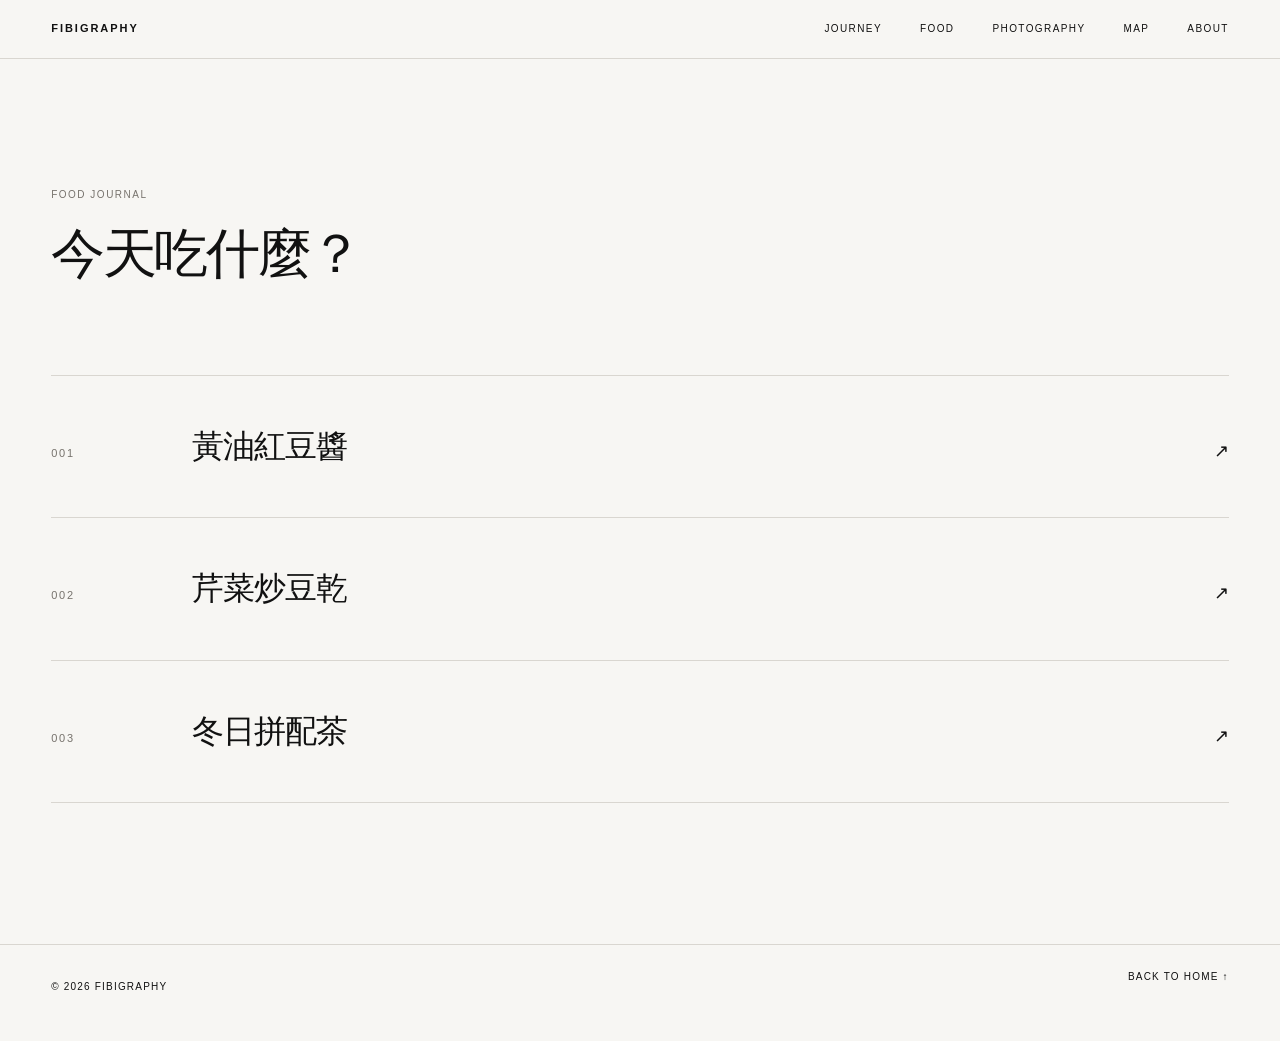
<file: food.html>
<!doctype html>
<html lang="zh-Hant">
<head>
  <meta charset="utf-8">
  <meta name="viewport" content="width=device-width,initial-scale=1">
  <meta name="description" content="Fibigraphy 今天吃什麼？食譜目錄，收錄日常喜歡的味道。">
  <title>今天吃什麼？— 食譜目錄 | Fibigraphy</title>
  <link rel="stylesheet" href="style.css">
</head>
<body>
  <header class="site-header">
    <a class="brand" href="index.html">FIBIGRAPHY</a>
    <nav class="nav">
      <a href="travel-vol-01.html">JOURNEY</a>
      <a href="food.html" aria-current="page">FOOD</a>
      <a href="index.html#gallery">PHOTOGRAPHY</a>
      <a href="index.html#map">MAP</a>
      <a href="index.html#about">ABOUT</a>
    </nav>
  </header>

  <main id="top">
    <section class="recipe-index">
      <div class="recipe-index-heading">
        <p class="eyebrow">FOOD JOURNAL</p>
        <h1>今天吃什麼？</h1>
      </div>
      <div class="recipe-index-list">
        <a class="recipe-index-item" href="recipe-001.html" aria-label="閱讀食譜 001 黃油紅豆醬">
          <span class="recipe-index-number">001</span>
          <span class="recipe-index-name">黃油紅豆醬</span>
          <span class="recipe-index-arrow" aria-hidden="true">↗</span>
        </a>
        <a class="recipe-index-item" href="recipe-002.html" aria-label="閱讀食譜 002 芹菜炒豆乾">
          <span class="recipe-index-number">002</span>
          <span class="recipe-index-name">芹菜炒豆乾</span>
          <span class="recipe-index-arrow" aria-hidden="true">↗</span>
        </a>
        <a class="recipe-index-item" href="recipe-003.html" aria-label="閱讀食譜 003 冬日拼配茶">
          <span class="recipe-index-number">003</span>
          <span class="recipe-index-name">冬日拼配茶</span>
          <span class="recipe-index-arrow" aria-hidden="true">↗</span>
        </a>
      </div>
    </section>
  </main>
  <footer class="footer">
    <p>© 2026 FIBIGRAPHY</p>
    <a href="index.html">BACK TO HOME ↑</a>
  </footer>
</body>
</html>
</file>
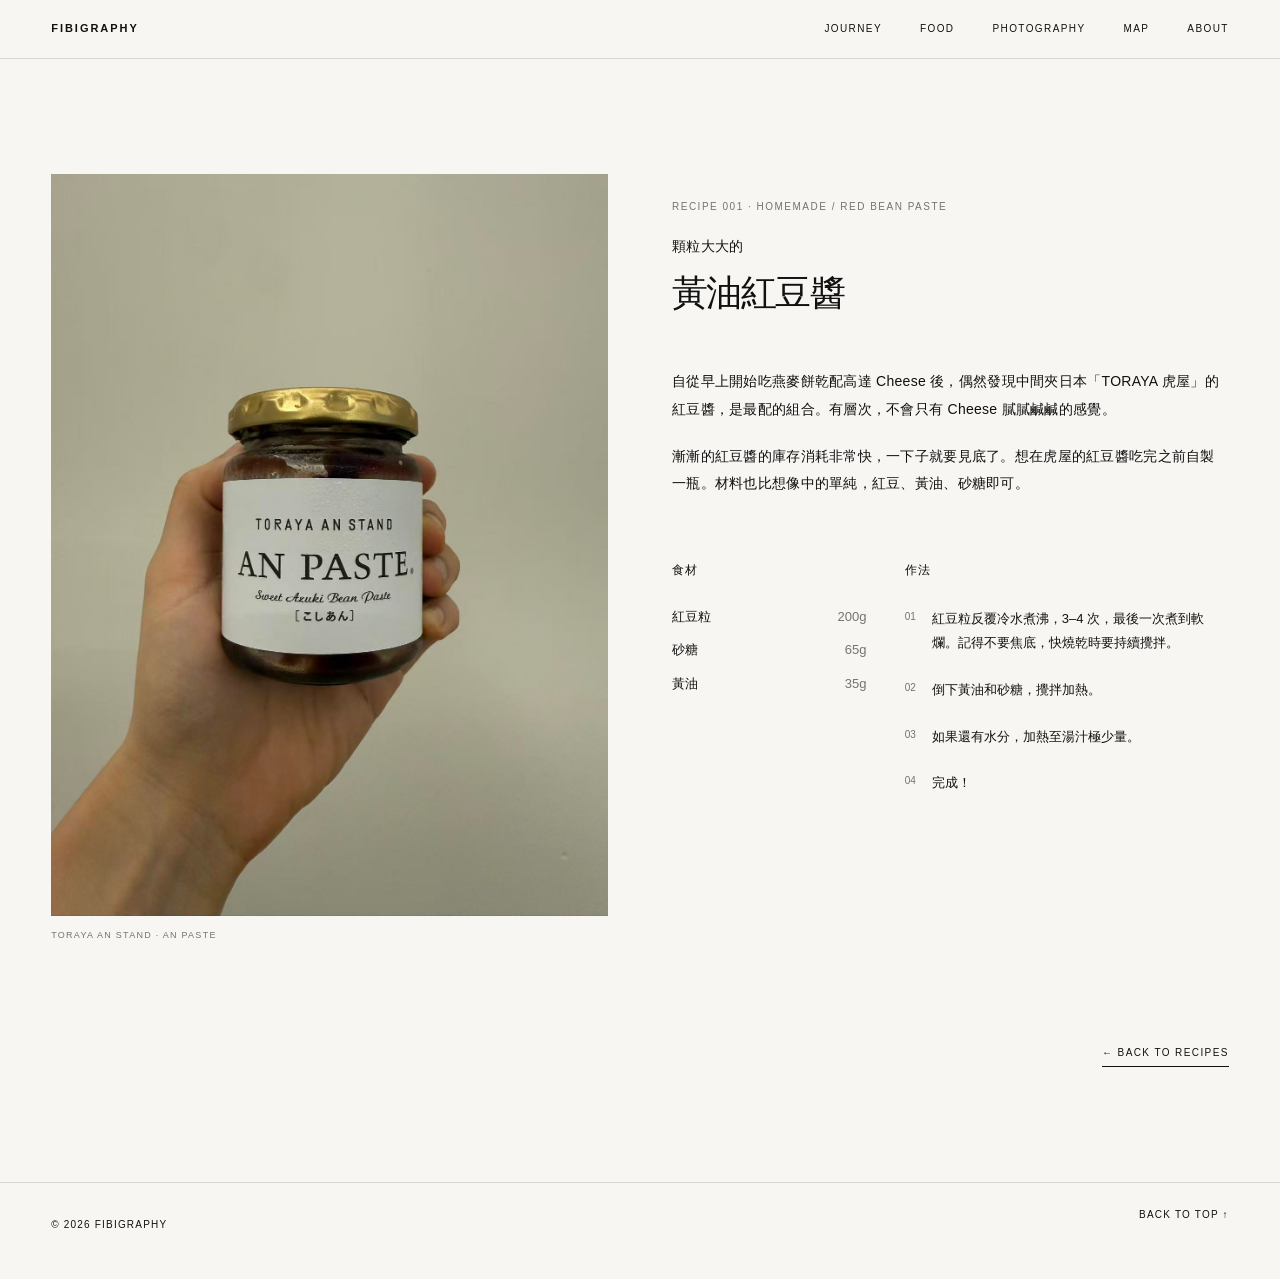
<file: recipe-001.html>
<!doctype html>
<html lang="zh-Hant">
<head>
  <meta charset="utf-8">
  <meta name="viewport" content="width=device-width,initial-scale=1">
  <meta name="description" content="Fibigraphy 今天吃什麼？第一篇：顆粒大大的黃油紅豆醬，記錄早餐的搭配、食材與做法。">
  <title>001 黃油紅豆醬 — Fibigraphy</title>
  <link rel="stylesheet" href="style.css">
</head>
<body>
  <header class="site-header">
    <a class="brand" href="index.html">FIBIGRAPHY</a>
    <nav class="nav">
      <a href="index.html">JOURNEY</a>
      <a href="food.html">FOOD</a>
      <a href="index.html#gallery">PHOTOGRAPHY</a>
      <a href="index.html#map">MAP</a>
      <a href="index.html#about">ABOUT</a>
    </nav>
  </header>

  <main id="top">
    <article class="recipe-spread" aria-labelledby="recipe-title">
      <figure class="recipe-photo">
        <img src="images/food/red-bean-paste.webp" alt="手中拿著一瓶 TORAYA AN STAND 的 AN PASTE 紅豆醬" loading="eager">
        <figcaption>TORAYA AN STAND · AN PASTE</figcaption>
      </figure>

      <div class="recipe-content">
        <p class="eyebrow">RECIPE 001 · HOMEMADE / RED BEAN PASTE</p>
        <h2 id="recipe-title"><span class="recipe-kicker">顆粒大大的</span>黃油紅豆醬</h2>
        <div class="recipe-story">
          <p>自從早上開始吃燕麥餅乾配高達 Cheese 後，偶然發現中間夾日本「TORAYA 虎屋」的紅豆醬，是最配的組合。有層次，不會只有 Cheese 膩膩鹹鹹的感覺。</p>
          <p>漸漸的紅豆醬的庫存消耗非常快，一下子就要見底了。想在虎屋的紅豆醬吃完之前自製一瓶。材料也比想像中的單純，紅豆、黃油、砂糖即可。</p>
        </div>
        <div class="recipe-details">
          <section class="recipe-ingredients" aria-labelledby="ingredients-title">
            <h3 id="ingredients-title">食材</h3>
            <dl>
              <div><dt>紅豆粒</dt><dd>200g</dd></div>
              <div><dt>砂糖</dt><dd>65g</dd></div>
              <div><dt>黃油</dt><dd>35g</dd></div>
            </dl>
          </section>
          <section class="recipe-method" aria-labelledby="method-title">
            <h3 id="method-title">作法</h3>
            <ol>
              <li>紅豆粒反覆冷水煮沸，3–4 次，最後一次煮到軟爛。記得不要焦底，快燒乾時要持續攪拌。</li>
              <li>倒下黃油和砂糖，攪拌加熱。</li>
              <li>如果還有水分，加熱至湯汁極少量。</li>
              <li>完成！</li>
            </ol>
          </section>
        </div>
      </div>
    </article>
    <div class="recipe-bottom"><a class="more-link" href="food.html">← BACK TO RECIPES</a></div>
  </main>
  <footer class="footer">
    <p>© 2026 FIBIGRAPHY</p>
    <a href="#top">BACK TO TOP ↑</a>
  </footer>
</body>
</html>
</file>
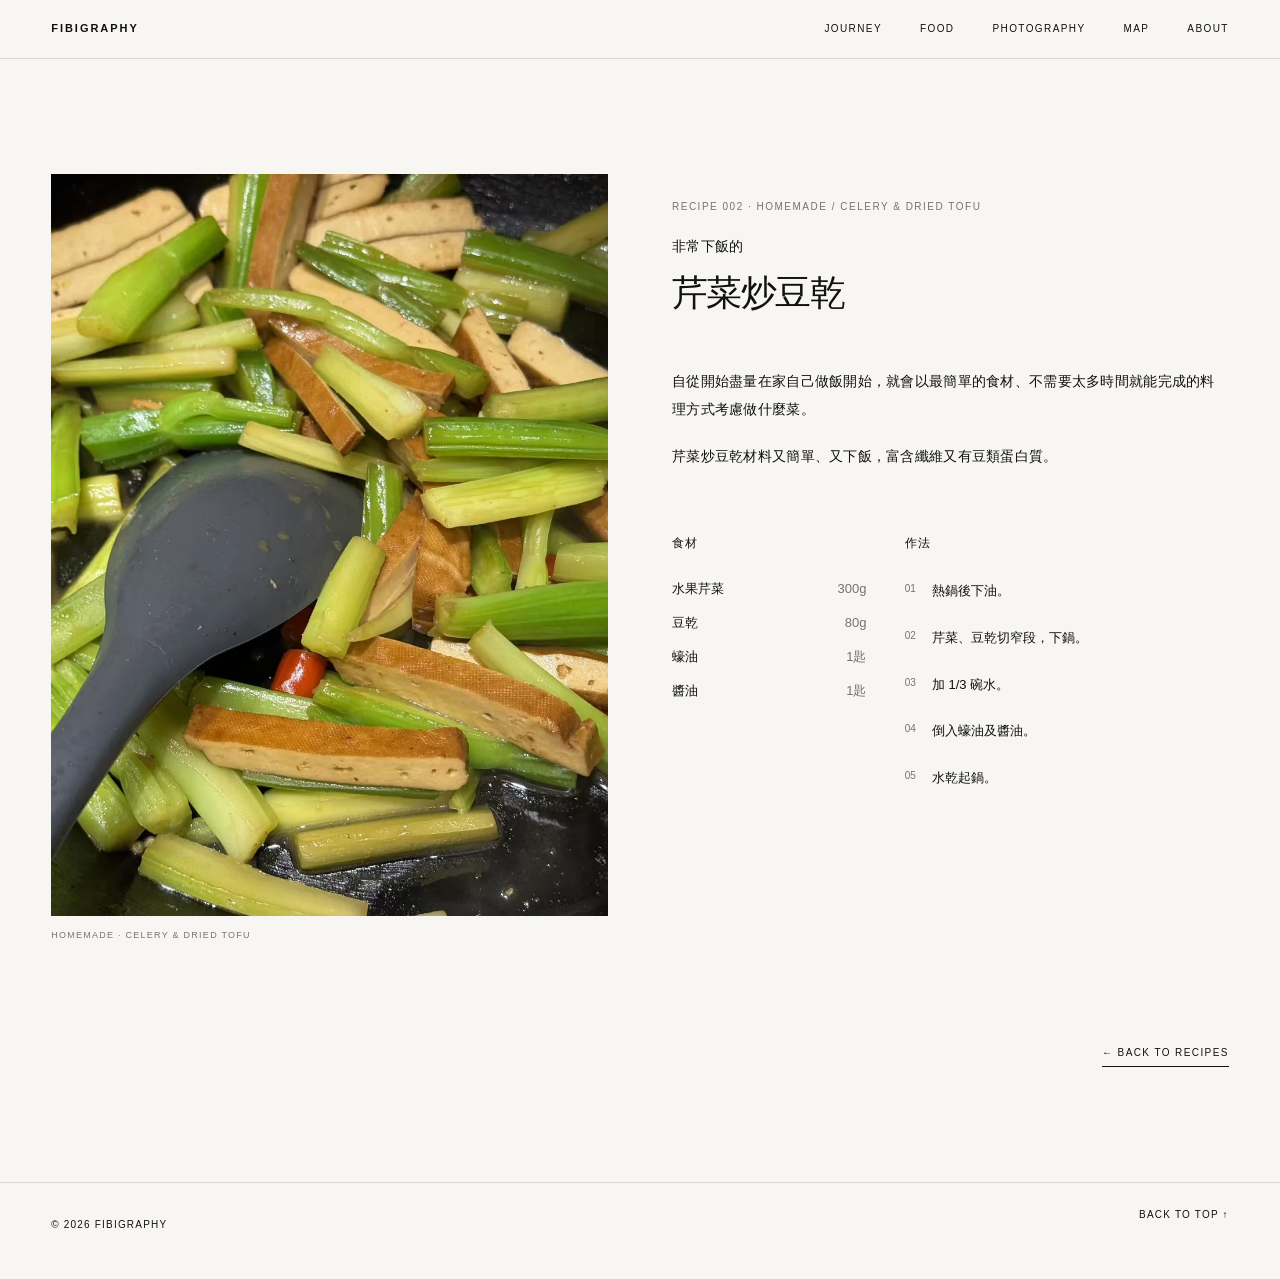
<file: recipe-002.html>
<!doctype html>
<html lang="zh-Hant">
<head>
  <meta charset="utf-8">
  <meta name="viewport" content="width=device-width,initial-scale=1">
  <meta name="description" content="Fibigraphy 今天吃什麼？第二篇：非常下飯的芹菜炒豆乾，簡單家常料理的食材與作法。">
  <title>002 芹菜炒豆乾 — Fibigraphy</title>
  <link rel="stylesheet" href="style.css">
</head>
<body>
  <header class="site-header">
    <a class="brand" href="index.html">FIBIGRAPHY</a>
    <nav class="nav">
      <a href="index.html">JOURNEY</a>
      <a href="food.html">FOOD</a>
      <a href="index.html#gallery">PHOTOGRAPHY</a>
      <a href="index.html#map">MAP</a>
      <a href="index.html#about">ABOUT</a>
    </nav>
  </header>

  <main id="top">
    <article class="recipe-spread" aria-labelledby="recipe-title">
      <figure class="recipe-photo">
        <img src="images/food/celery-tofu.webp" alt="鍋中炒製的芹菜與豆乾，搭配少許紅辣椒" loading="eager">
        <figcaption>HOMEMADE · CELERY &amp; DRIED TOFU</figcaption>
      </figure>
      <div class="recipe-content">
        <p class="eyebrow">RECIPE 002 · HOMEMADE / CELERY &amp; DRIED TOFU</p>
        <h2 id="recipe-title"><span class="recipe-kicker">非常下飯的</span>芹菜炒豆乾</h2>
        <div class="recipe-story">
          <p>自從開始盡量在家自己做飯開始，就會以最簡單的食材、不需要太多時間就能完成的料理方式考慮做什麼菜。</p>
          <p>芹菜炒豆乾材料又簡單、又下飯，富含纖維又有豆類蛋白質。</p>
        </div>
        <div class="recipe-details">
          <section class="recipe-ingredients" aria-labelledby="ingredients-title">
            <h3 id="ingredients-title">食材</h3>
            <dl>
              <div><dt>水果芹菜</dt><dd>300g</dd></div>
              <div><dt>豆乾</dt><dd>80g</dd></div>
              <div><dt>蠔油</dt><dd>1匙</dd></div>
              <div><dt>醬油</dt><dd>1匙</dd></div>
            </dl>
          </section>
          <section class="recipe-method" aria-labelledby="method-title">
            <h3 id="method-title">作法</h3>
            <ol>
              <li>熱鍋後下油。</li>
              <li>芹菜、豆乾切窄段，下鍋。</li>
              <li>加 1/3 碗水。</li>
              <li>倒入蠔油及醬油。</li>
              <li>水乾起鍋。</li>
            </ol>
          </section>
        </div>
      </div>
    </article>
    <div class="recipe-bottom"><a class="more-link" href="food.html">← BACK TO RECIPES</a></div>
  </main>
  <footer class="footer">
    <p>© 2026 FIBIGRAPHY</p>
    <a href="#top">BACK TO TOP ↑</a>
  </footer>
</body>
</html>
</file>
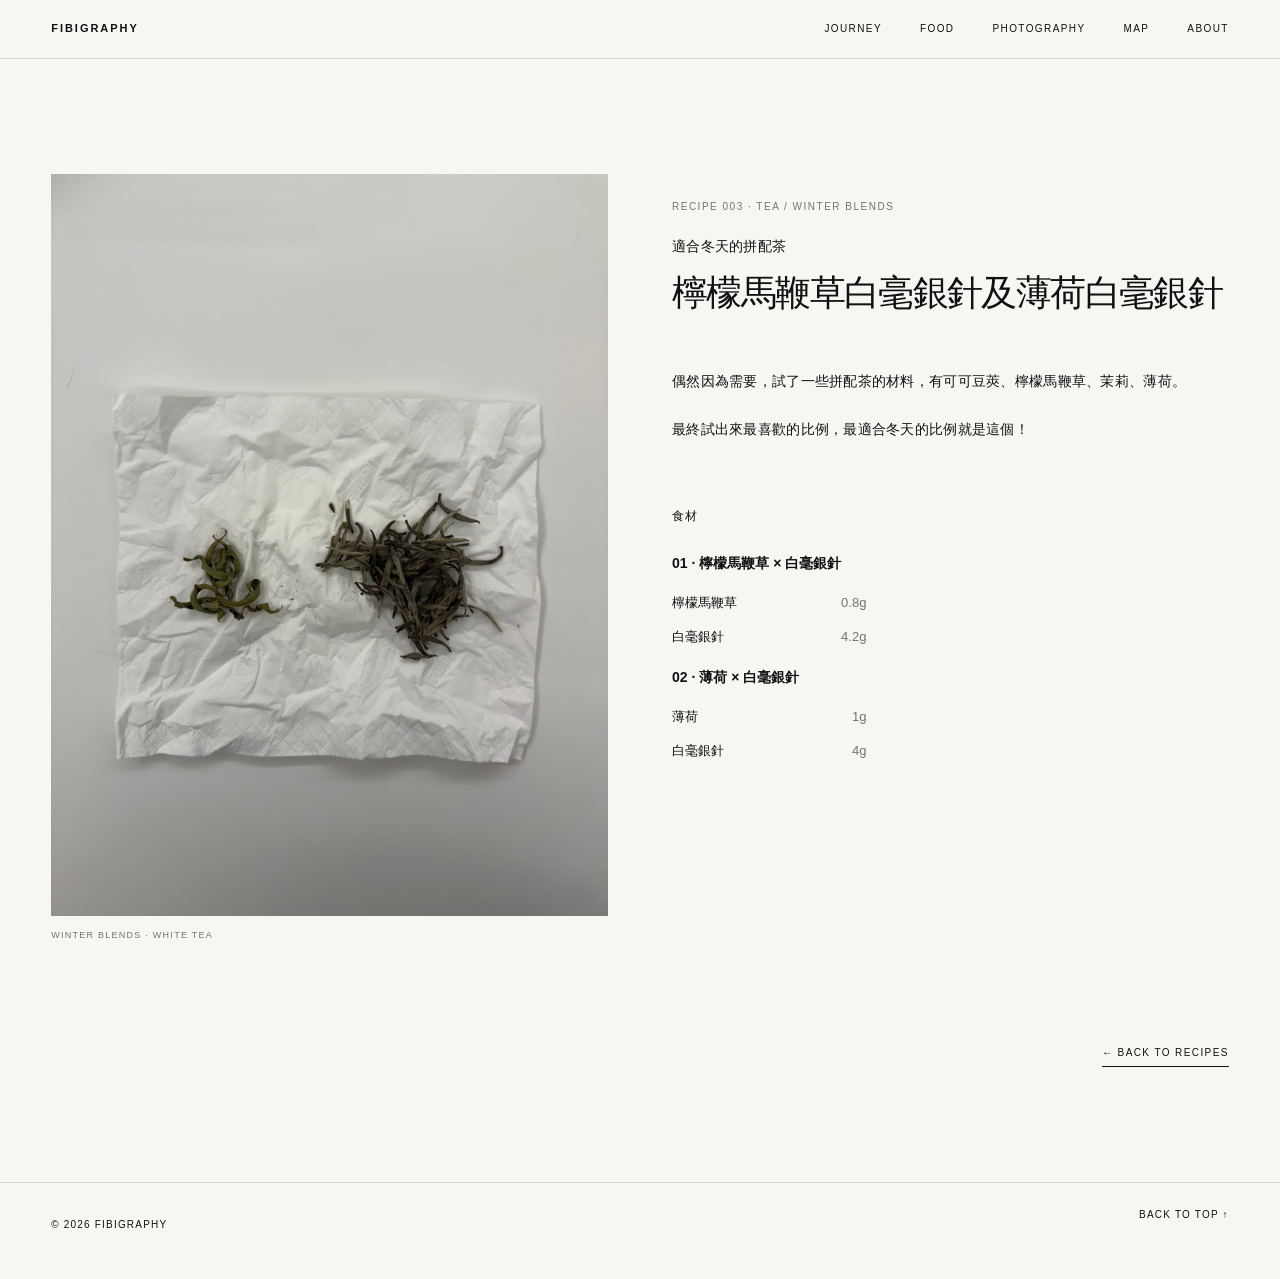
<file: recipe-003.html>
<!doctype html>
<html lang="zh-Hant">
<head>
  <meta charset="utf-8">
  <meta name="viewport" content="width=device-width,initial-scale=1">
  <meta name="description" content="Fibigraphy 今天吃什麼？第三篇：適合冬天的拼配茶，檸檬馬鞭草與薄荷搭配白毫銀針。">
  <title>003 冬日拼配茶 — Fibigraphy</title>
  <link rel="stylesheet" href="style.css">
</head>
<body>
  <header class="site-header">
    <a class="brand" href="index.html">FIBIGRAPHY</a>
    <nav class="nav">
      <a href="index.html">JOURNEY</a>
      <a href="food.html">FOOD</a>
      <a href="index.html#gallery">PHOTOGRAPHY</a>
      <a href="index.html#map">MAP</a>
      <a href="index.html#about">ABOUT</a>
    </nav>
  </header>

  <main id="top">
    <article class="recipe-spread" aria-labelledby="recipe-title">
      <figure class="recipe-photo">
        <img src="images/food/winter-tea.webp" alt="白色紙巾上的檸檬馬鞭草與白毫銀針茶葉" loading="eager">
        <figcaption>WINTER BLENDS · WHITE TEA</figcaption>
      </figure>
      <div class="recipe-content">
        <p class="eyebrow">RECIPE 003 · TEA / WINTER BLENDS</p>
        <h2 id="recipe-title"><span class="recipe-kicker">適合冬天的拼配茶</span>檸檬馬鞭草白毫銀針及薄荷白毫銀針</h2>
        <div class="recipe-story">
          <p>偶然因為需要，試了一些拼配茶的材料，有可可豆莢、檸檬馬鞭草、茉莉、薄荷。</p>
          <p>最終試出來最喜歡的比例，最適合冬天的比例就是這個！</p>
        </div>
        <div class="recipe-details recipe-details--tea">
          <section class="recipe-ingredients" aria-labelledby="ingredients-title">
            <h3 id="ingredients-title">食材</h3>
            <h4>01 · 檸檬馬鞭草 × 白毫銀針</h4>
            <dl>
              <div><dt>檸檬馬鞭草</dt><dd>0.8g</dd></div>
              <div><dt>白毫銀針</dt><dd>4.2g</dd></div>
            </dl>
            <h4>02 · 薄荷 × 白毫銀針</h4>
            <dl>
              <div><dt>薄荷</dt><dd>1g</dd></div>
              <div><dt>白毫銀針</dt><dd>4g</dd></div>
            </dl>
          </section>
        </div>
      </div>
    </article>
    <div class="recipe-bottom"><a class="more-link" href="food.html">← BACK TO RECIPES</a></div>
  </main>
  <footer class="footer">
    <p>© 2026 FIBIGRAPHY</p>
    <a href="#top">BACK TO TOP ↑</a>
  </footer>
</body>
</html>
</file>
<file: style.css>
:root{--bg:#f7f6f3;--ink:#111;--muted:#77736d;--line:#d9d6d0;--pad:clamp(22px,4vw,64px)}*{box-sizing:border-box}html{scroll-behavior:smooth}body{margin:0;background:var(--bg);color:var(--ink);font-family:Arial,Helvetica,"PingFang TC","Microsoft JhengHei","Noto Sans CJK TC",sans-serif;font-size:14px;line-height:1.6}img{display:block;width:100%;height:100%;object-fit:cover}a{color:inherit;text-decoration:none}.site-header{position:sticky;top:0;z-index:20;display:flex;align-items:center;justify-content:space-between;padding:20px var(--pad);background:rgba(247,246,243,.94);backdrop-filter:blur(10px);border-bottom:1px solid var(--line)}.brand{font-size:11px;font-weight:700;letter-spacing:.18em}.nav{display:flex;gap:clamp(16px,3vw,38px);font-size:10px;letter-spacing:.14em}.hero{min-height:calc(100vh - 58px);display:grid;grid-template-columns:.72fr 1.28fr;gap:clamp(40px,7vw,120px);padding:clamp(70px,9vw,130px) var(--pad) var(--pad);align-items:end}.hero-copy{padding-bottom:8vh}.eyebrow{margin:0 0 18px;color:var(--muted);font-size:10px;letter-spacing:.15em}.hero h1,h2{margin:0;font-family:"Times New Roman",Times,"PingFang TC","Microsoft JhengHei",serif;font-weight:400;letter-spacing:-.035em}.hero h1{font-size:clamp(52px,7vw,112px);line-height:.92}.intro{margin-top:32px}.hero-image{margin:0;aspect-ratio:4/5;overflow:hidden}.section{padding:clamp(90px,11vw,170px) var(--pad);border-top:1px solid var(--line)}.intro-section{display:grid;grid-template-columns:.4fr 1fr 1fr;gap:40px;align-items:start}.intro-section h2,.about h2{font-size:clamp(42px,5vw,76px);line-height:1}.lede{max-width:600px;margin:0;font-family:"Times New Roman",Times,serif;font-size:clamp(22px,2.4vw,34px);line-height:1.28}.gallery-section{padding:clamp(80px,9vw,130px) var(--pad);border-top:1px solid var(--line)}.gallery-head{display:flex;justify-content:space-between;margin-bottom:50px}.gallery-head p{margin:0}.gallery{columns:3;column-gap:clamp(10px,1.25vw,20px)}.photo{margin:0 0 clamp(10px,1.25vw,20px);break-inside:avoid;cursor:zoom-in;overflow:hidden;background:#e7e2da}.photo img{height:auto;transition:transform .6s ease}.photo:hover img{transform:scale(1.012)}.about{display:grid;grid-template-columns:.4fr 1fr minmax(240px,.72fr);gap:clamp(32px,4vw,60px);align-items:center}.about-copy{max-width:520px;margin:0;align-self:center}.about-image{margin:0;width:62%;aspect-ratio:auto;overflow:visible;justify-self:center;align-self:center}.about-image img{display:block;width:100%;height:auto;object-fit:contain}.footer{display:flex;justify-content:space-between;padding:24px var(--pad) 36px;border-top:1px solid var(--line);font-size:10px;letter-spacing:.12em}.lightbox{position:fixed;inset:0;z-index:100;display:none;place-items:center;background:rgba(12,12,12,.96);padding:30px}.lightbox.is-open{display:grid}.lightbox img{width:auto;height:auto;max-width:88vw;max-height:88vh;object-fit:contain}.lightbox button{position:absolute;border:0;background:transparent;color:#fff;cursor:pointer}.lightbox-close{top:18px;right:24px;font-size:32px}.lightbox-prev,.lightbox-next{top:50%;font-size:25px}.lightbox-prev{left:24px}.lightbox-next{right:24px}.lightbox-count{position:absolute;bottom:18px;color:#aaa;font-size:10px;letter-spacing:.12em}@media(max-width:800px){.hero{grid-template-columns:1fr;min-height:0}.hero-copy{padding-bottom:0}.intro-section,.about{grid-template-columns:1fr}.gallery{columns:2}}@media(max-width:520px){.site-header{position:relative;display:block}.brand{display:block;margin-bottom:15px}.nav{gap:16px}.hero{padding-top:50px}.gallery{columns:1}.hero-image{aspect-ratio:4/5}}
.map-section{padding:clamp(80px,9vw,130px) var(--pad);border-top:1px solid var(--line)}
.map-head{margin-bottom:34px}
.map-head .eyebrow{margin-bottom:14px}
.map-title-row{display:flex;align-items:baseline;justify-content:space-between;gap:clamp(26px,5vw,76px);width:100%}
.map-head h2{font-size:clamp(42px,5vw,76px);line-height:1}
.map-count{margin:0;color:var(--muted);font-size:10px;letter-spacing:.15em;text-transform:uppercase}
.map-frame{position:relative;border-top:1px solid var(--line);border-bottom:1px solid var(--line);overflow:hidden}
.world-map{width:100%;height:min(68vh,720px);min-height:520px;background:var(--bg);font-family:Arial,Helvetica,sans-serif}
.leaflet-container{background:var(--bg);cursor:grab}
.leaflet-container:active{cursor:grabbing}
.map-instruction{position:absolute;z-index:500;top:18px;left:18px;margin:0;padding:5px 8px;background:rgba(247,246,243,.88);font-size:8px;letter-spacing:.16em;color:#5f5b55;pointer-events:none}
.map-credit{position:absolute;z-index:500;right:12px;bottom:8px;margin:0;font-size:7px;letter-spacing:.12em;color:#8b8780;pointer-events:none}
.leaflet-control-zoom{border:0!important;box-shadow:none!important;margin-left:12px!important;margin-bottom:34px!important}
.leaflet-control-zoom a{width:34px!important;height:34px!important;line-height:32px!important;border:1px solid #c9c6bf!important;background:rgba(247,246,243,.94)!important;color:#111!important;font-size:16px!important}
.leaflet-control-zoom a:first-child{border-radius:0!important}
.leaflet-control-zoom a:last-child{border-radius:0!important}
.leaflet-control-attribution{display:none!important}
.city-point{background:transparent!important;border:0!important}
.city-marker{position:relative;width:28px;height:24px}
.city-dot{position:absolute;left:11px;top:11px;width:5px;height:5px;border-radius:50%;background:#111;transition:transform .18s ease}
.city-index{position:absolute;left:15px;top:0;font-size:7px;line-height:1;letter-spacing:.02em;color:#4f4b46}
.city-point:hover .city-dot{transform:scale(1.65)}
.city-tooltip{border:1px solid var(--line)!important;border-radius:0!important;background:rgba(247,246,243,.96)!important;box-shadow:none!important;padding:6px 9px!important;color:#111!important;font-size:9px!important;letter-spacing:.12em!important;text-transform:uppercase}
.city-tooltip:before{display:none!important}
.leaflet-popup-content-wrapper{border:1px solid var(--line);border-radius:0;box-shadow:none;background:rgba(247,246,243,.98)}
.leaflet-popup-content{margin:10px 13px;font-size:9px;letter-spacing:.12em;text-transform:uppercase;color:#111}
.leaflet-popup-tip{background:#f7f6f3}
@media(max-width:800px){.world-map{height:62vh;min-height:430px}.map-title-row{justify-content:space-between}.map-instruction{top:12px;left:10px}}
@media(max-width:520px){.nav{flex-wrap:wrap}.map-title-row{align-items:flex-end;gap:18px}.map-head h2{font-size:46px}.world-map{height:58vh;min-height:380px}.map-instruction{font-size:7px;letter-spacing:.11em}.map-credit{font-size:6px}}

.journey-link{display:inline-block}
.journey-link::after{content:" ↗";font-family:Arial,Helvetica,sans-serif;font-size:.18em;vertical-align:top;letter-spacing:0;opacity:0;transition:opacity .2s ease}
.journey-link:hover::after{opacity:1}
.gallery-more{display:flex;justify-content:flex-end;padding-top:34px}
.more-link{display:inline-block;border-bottom:1px solid var(--ink);padding-bottom:5px;font-size:10px;letter-spacing:.14em}
.travel-intro{display:grid;grid-template-columns:.4fr 1fr 1fr;gap:40px;align-items:start;padding-top:clamp(110px,13vw,200px)}
.travel-intro-title h1{margin:0;font-family:"Times New Roman",Times,serif;font-size:clamp(52px,7vw,104px);font-weight:400;letter-spacing:-.035em;line-height:.92}
.travel-destinations{margin:24px 0 0;font-size:10px;letter-spacing:.15em}
.travel-gallery-section{border-top:1px solid var(--line)}
@media(max-width:800px){.travel-intro{grid-template-columns:1fr}.travel-intro-title h1{font-size:clamp(48px,12vw,76px)}}

/* Food journal: first-level homepage section */
.food-section{display:grid;grid-template-columns:minmax(0,1fr) minmax(0,1fr);align-items:center;gap:clamp(40px,7vw,120px);padding:clamp(90px,11vw,170px) var(--pad);border-top:1px solid var(--line)}
.food-copy h2{font-family:"PingFang TC","Microsoft JhengHei","Noto Sans CJK TC",sans-serif;font-weight:400;font-size:clamp(30px,4vw,52px);line-height:1.2;letter-spacing:-.04em}
.food-image{margin:0;width:100%;max-width:640px;aspect-ratio:4/5;overflow:hidden;justify-self:end}
.food-image img{width:100%;height:100%;object-fit:cover;object-position:center 50%}
@media(max-width:800px){.food-section{grid-template-columns:1fr;gap:30px}.food-image{max-width:none;justify-self:stretch}.food-copy h2{font-size:clamp(30px,7vw,46px)}}

/* Food Journal: recipe editorial spread */
.food-entry-link{display:inline-block}
.food-entry-link::after{content:" ↗";font-family:Arial,Helvetica,sans-serif;font-size:.22em;vertical-align:top;opacity:0;transition:opacity .2s ease}
.food-entry-link:hover::after,.food-entry-link:focus-visible::after{opacity:1}
.food-image a{display:block;width:100%;height:100%}
.recipe-spread{display:grid;grid-template-columns:1fr 1fr;gap:clamp(36px,5vw,90px);align-items:start;margin:0 var(--pad);padding:clamp(75px,9vw,140px) 0 clamp(60px,8vw,130px);border-top:0}
.recipe-photo{margin:0;position:sticky;top:110px}
.recipe-photo img{display:block;width:100%;height:auto;aspect-ratio:3/4;object-fit:cover;background:#eae6de}
.recipe-photo figcaption{margin-top:12px;color:var(--muted);font-size:9px;letter-spacing:.14em}
.recipe-content{max-width:640px;padding:clamp(8px,2vw,32px) 0 0}
.recipe-content h2{font-family:"PingFang TC","Microsoft JhengHei","Noto Sans CJK TC",sans-serif;font-weight:400;font-size:clamp(26px,2.8vw,38px);line-height:1.35;letter-spacing:-.045em}
.recipe-kicker{display:block;font-size:14px;line-height:1.95;letter-spacing:.02em;margin-bottom:8px}
.recipe-story{margin:clamp(32px,4vw,60px) 0 clamp(40px,5vw,75px);font-size:14px;line-height:1.95;letter-spacing:.02em}
.recipe-story p{margin:0 0 20px}
.recipe-details{display:grid;grid-template-columns:minmax(120px,.75fr) minmax(0,1.25fr);gap:clamp(24px,3vw,52px)}
.recipe-details h3{margin:0 0 26px;font-size:12px;font-weight:500;letter-spacing:.12em}
.recipe-ingredients dl{margin:0}
.recipe-ingredients dl div{display:flex;justify-content:space-between;gap:14px;margin-bottom:13px;font-size:13px}
.recipe-ingredients dt,.recipe-ingredients dd{margin:0}
.recipe-ingredients dd{white-space:nowrap;color:var(--muted);font-variant-numeric:tabular-nums}
.recipe-method ol{margin:0;padding:0;list-style:none;counter-reset:recipe}
.recipe-method li{position:relative;counter-increment:recipe;padding-left:27px;margin-bottom:22px;font-size:13px;line-height:1.9}
.recipe-method li::before{content:counter(recipe,decimal-leading-zero);position:absolute;top:0;left:0;font-size:10px;color:var(--muted)}
.recipe-bottom{display:flex;justify-content:flex-end;padding:0 var(--pad) clamp(75px,9vw,120px)}
@media(max-width:800px){.recipe-spread{grid-template-columns:1fr;gap:36px}.recipe-photo{position:static;max-width:650px}.recipe-content{max-width:none}.recipe-details{grid-template-columns:1fr 1.5fr}}
@media(max-width:520px){.recipe-details{grid-template-columns:1fr;gap:30px}.recipe-story{font-size:14px}.recipe-photo figcaption{font-size:8px}}

/* Food Journal: second-level recipe index */
.recipe-index{min-height:calc(100vh - 160px);padding:clamp(80px,10vw,150px) var(--pad) clamp(90px,11vw,160px)}
.recipe-index-heading{padding-bottom:clamp(50px,7vw,105px)}
.recipe-index-heading h1{margin:0;font-family:"PingFang TC","Microsoft JhengHei","Noto Sans CJK TC",sans-serif;font-size:clamp(32px,4.2vw,56px);font-weight:400;line-height:1.2;letter-spacing:-.045em}
.recipe-index-list{border-top:1px solid var(--line)}
.recipe-index-item{display:grid;grid-template-columns:90px minmax(0,1fr) 35px;align-items:baseline;gap:clamp(20px,4vw,60px);padding:clamp(27px,4vw,50px) 0;border-bottom:1px solid var(--line);transition:opacity .2s ease}
.recipe-index-item:hover{opacity:.55}
.recipe-index-number{color:var(--muted);font-size:11px;letter-spacing:.16em;font-variant-numeric:tabular-nums}
.recipe-index-name{font-family:"PingFang TC","Microsoft JhengHei","Noto Sans CJK TC",sans-serif;font-size:clamp(22px,2.5vw,34px);font-weight:400;line-height:1.3;letter-spacing:-.035em}
.recipe-index-arrow{justify-self:end;font-size:18px;font-family:Arial,Helvetica,sans-serif}
@media(max-width:520px){.recipe-index{padding-top:70px}.recipe-index-item{grid-template-columns:48px minmax(0,1fr) 24px;gap:14px}.recipe-index-name{font-size:24px}}
</file>
